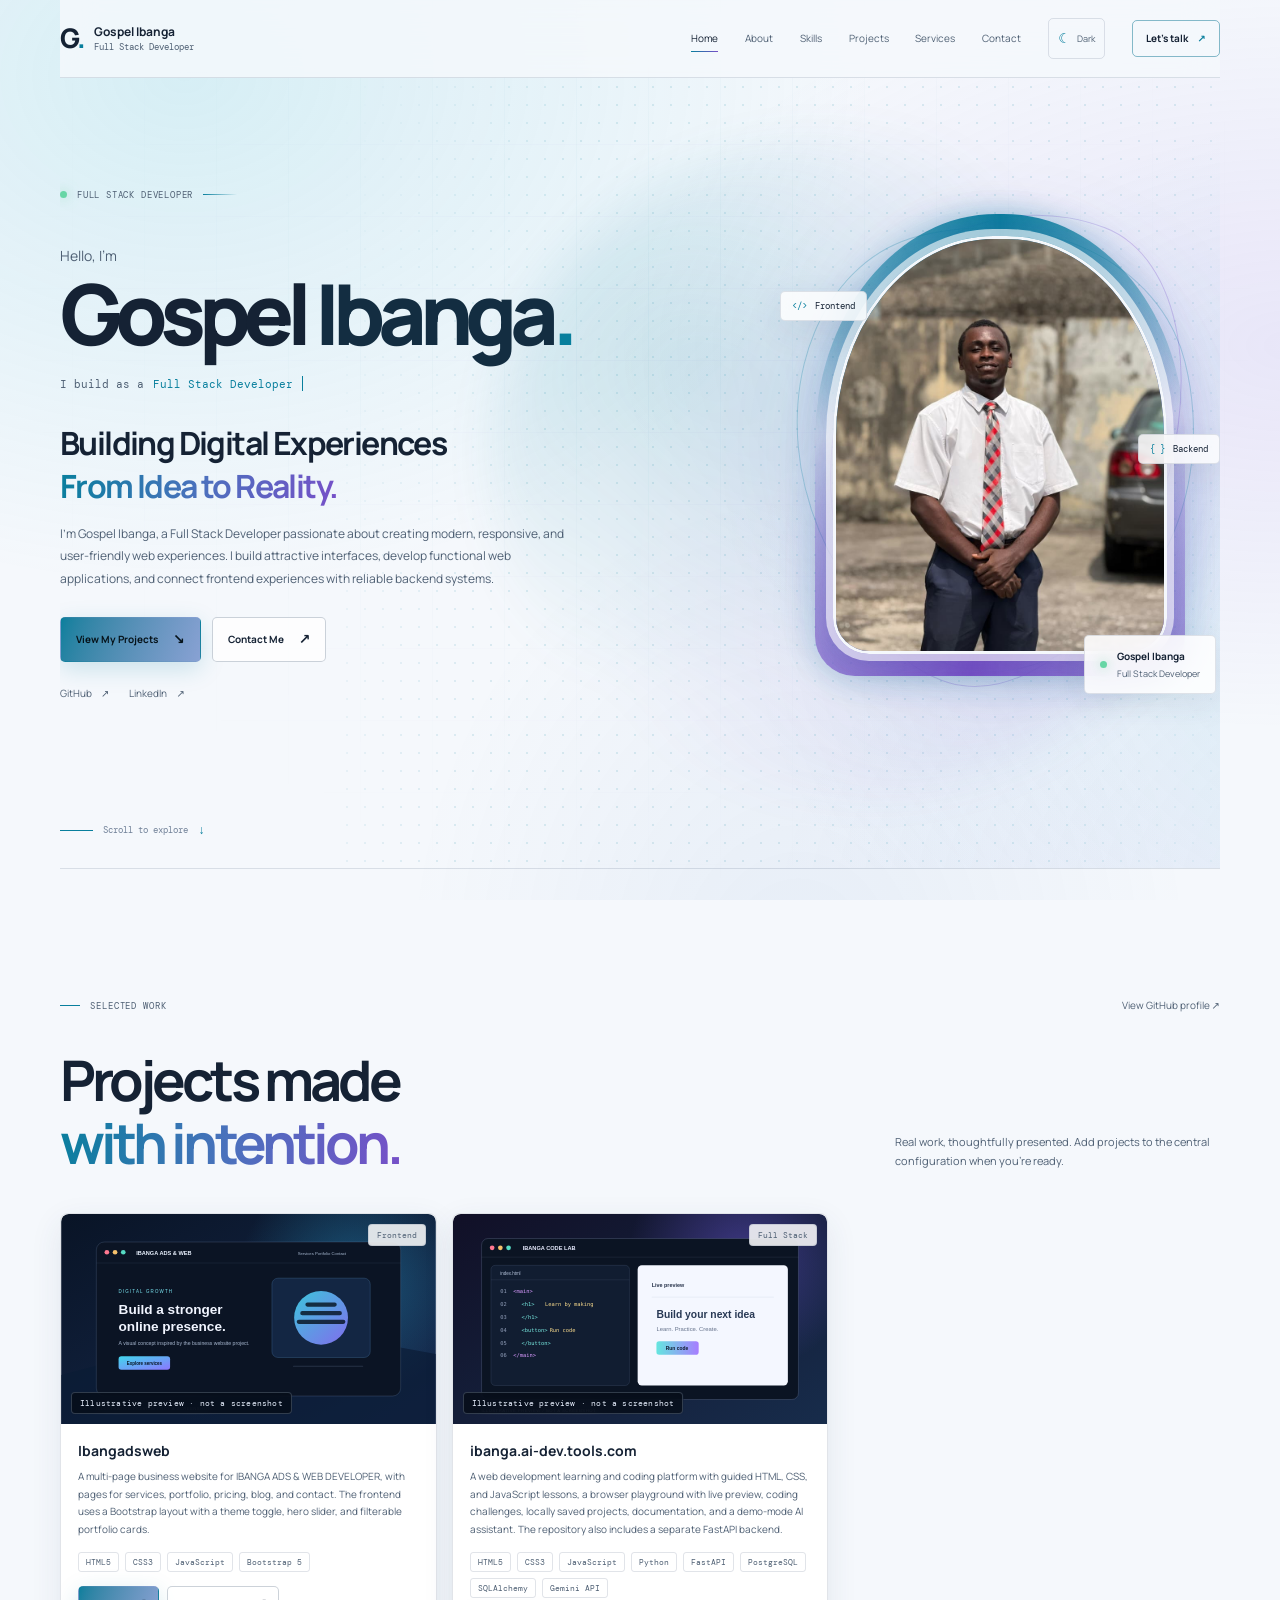
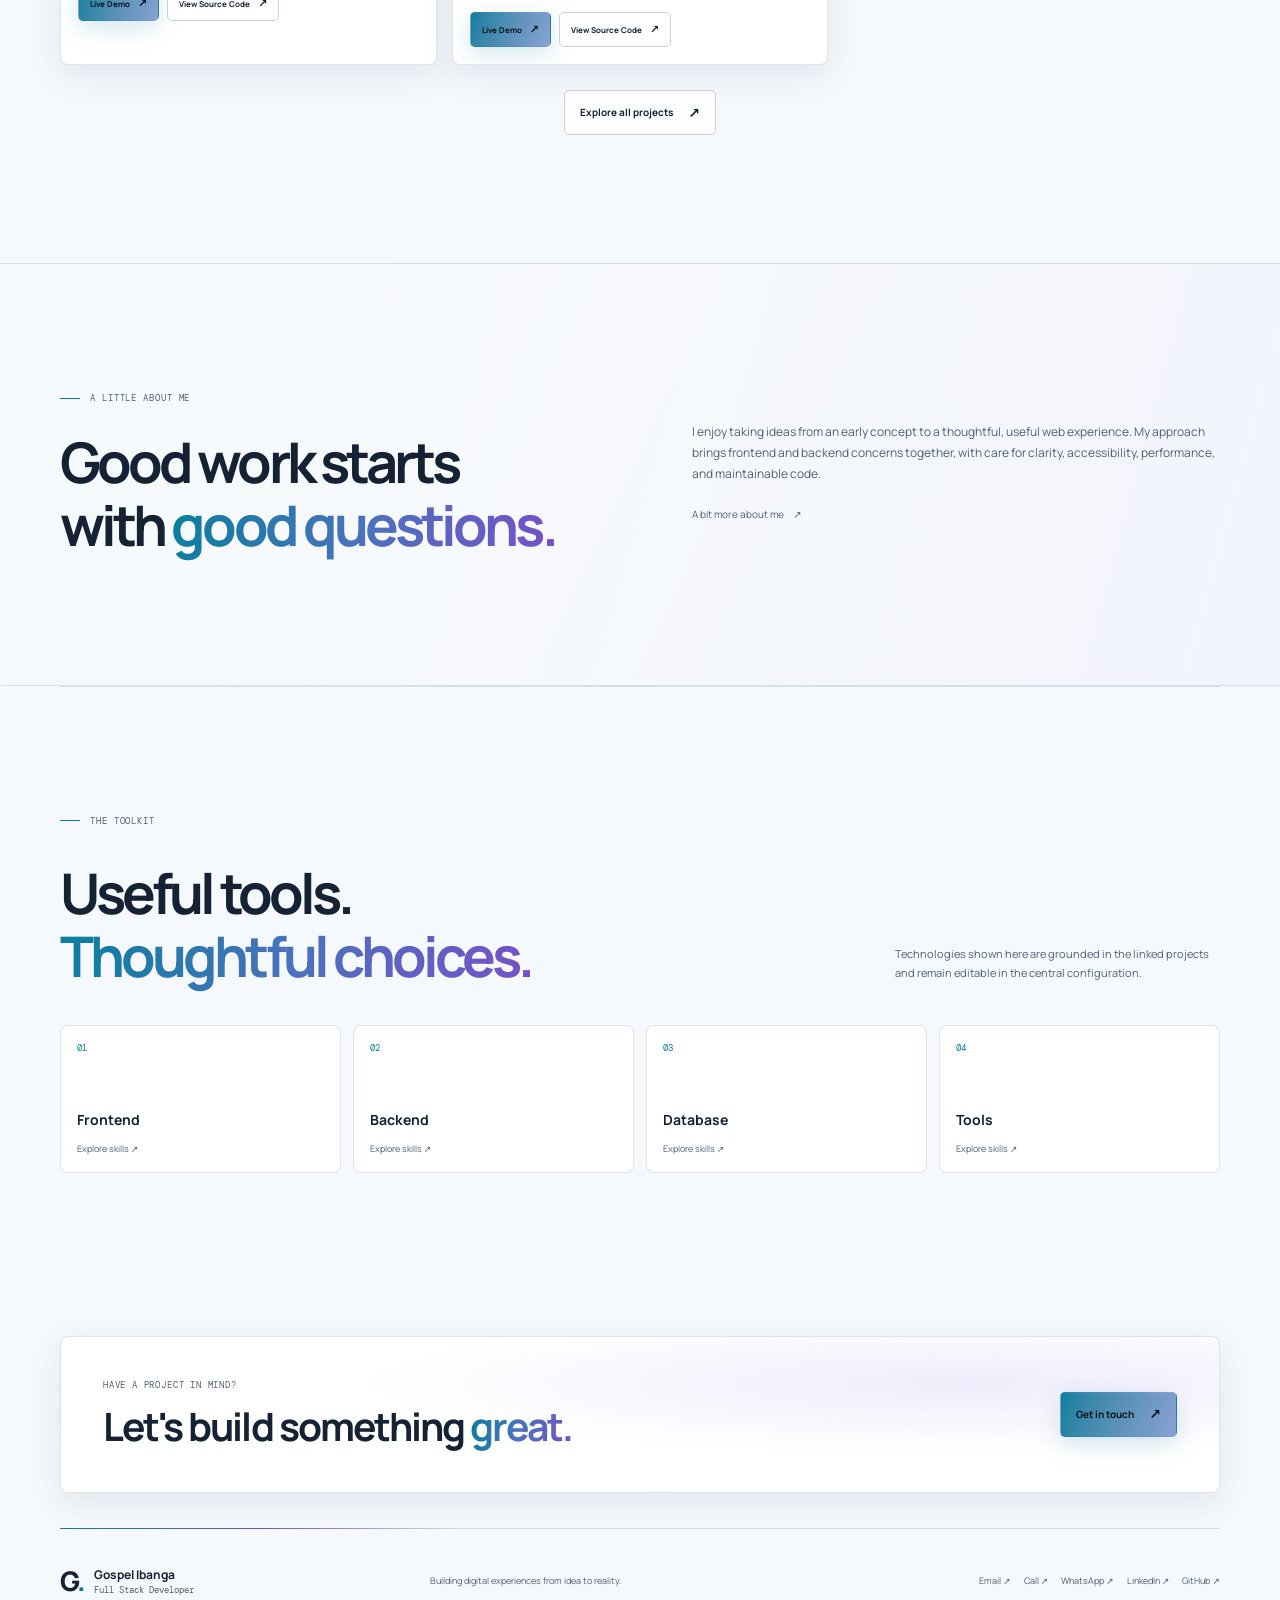
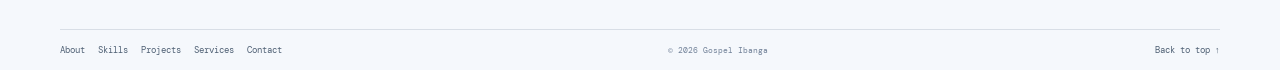
<file: index.html>
<!doctype html>
<html lang="en">
<head>
  <meta charset="utf-8">
  <meta name="viewport" content="width=device-width, initial-scale=1">
  <meta name="theme-color" content="#080b12">
  <meta name="description" content="Gospel Ibanga — Full Stack Developer building responsive, user-focused web experiences.">
  <meta property="og:title" content="Gospel Ibanga | Full Stack Developer">
  <meta property="og:description" content="Building digital experiences from idea to reality.">
  <meta property="og:type" content="website">
  <title>Gospel Ibanga | Full Stack Developer</title>
  <link rel="icon" href="site-icon.svg" type="image/svg+xml">
  <link rel="preconnect" href="https://fonts.googleapis.com">
  <link rel="preconnect" href="https://fonts.gstatic.com" crossorigin>
  <link href="https://fonts.googleapis.com/css2?family=DM+Mono:wght@400;500&family=Manrope:wght@400;500;600;700;800&display=swap" rel="stylesheet">
  <script>try{const t=localStorage.getItem('gospel-portfolio-theme')|| (matchMedia('(prefers-color-scheme: light)').matches?'light':'dark');document.documentElement.dataset.theme=t==='light'?'light':'dark'}catch{document.documentElement.dataset.theme='dark'}</script>
  <link rel="stylesheet" href="site.css">
  <script src="site-config.js" defer></script>
  <script src="app.js" defer></script>
</head>
<body>
  <a class="skip-link" href="#main">Skip to content</a>
  <header class="site-header wrap" id="site-header"></header>
  <div id="site-content"><main id="main" class="wrap loading-state">Loading portfolio…</main></div>
  <div class="wrap" id="site-footer"></div>
</body>
</html>
</file>
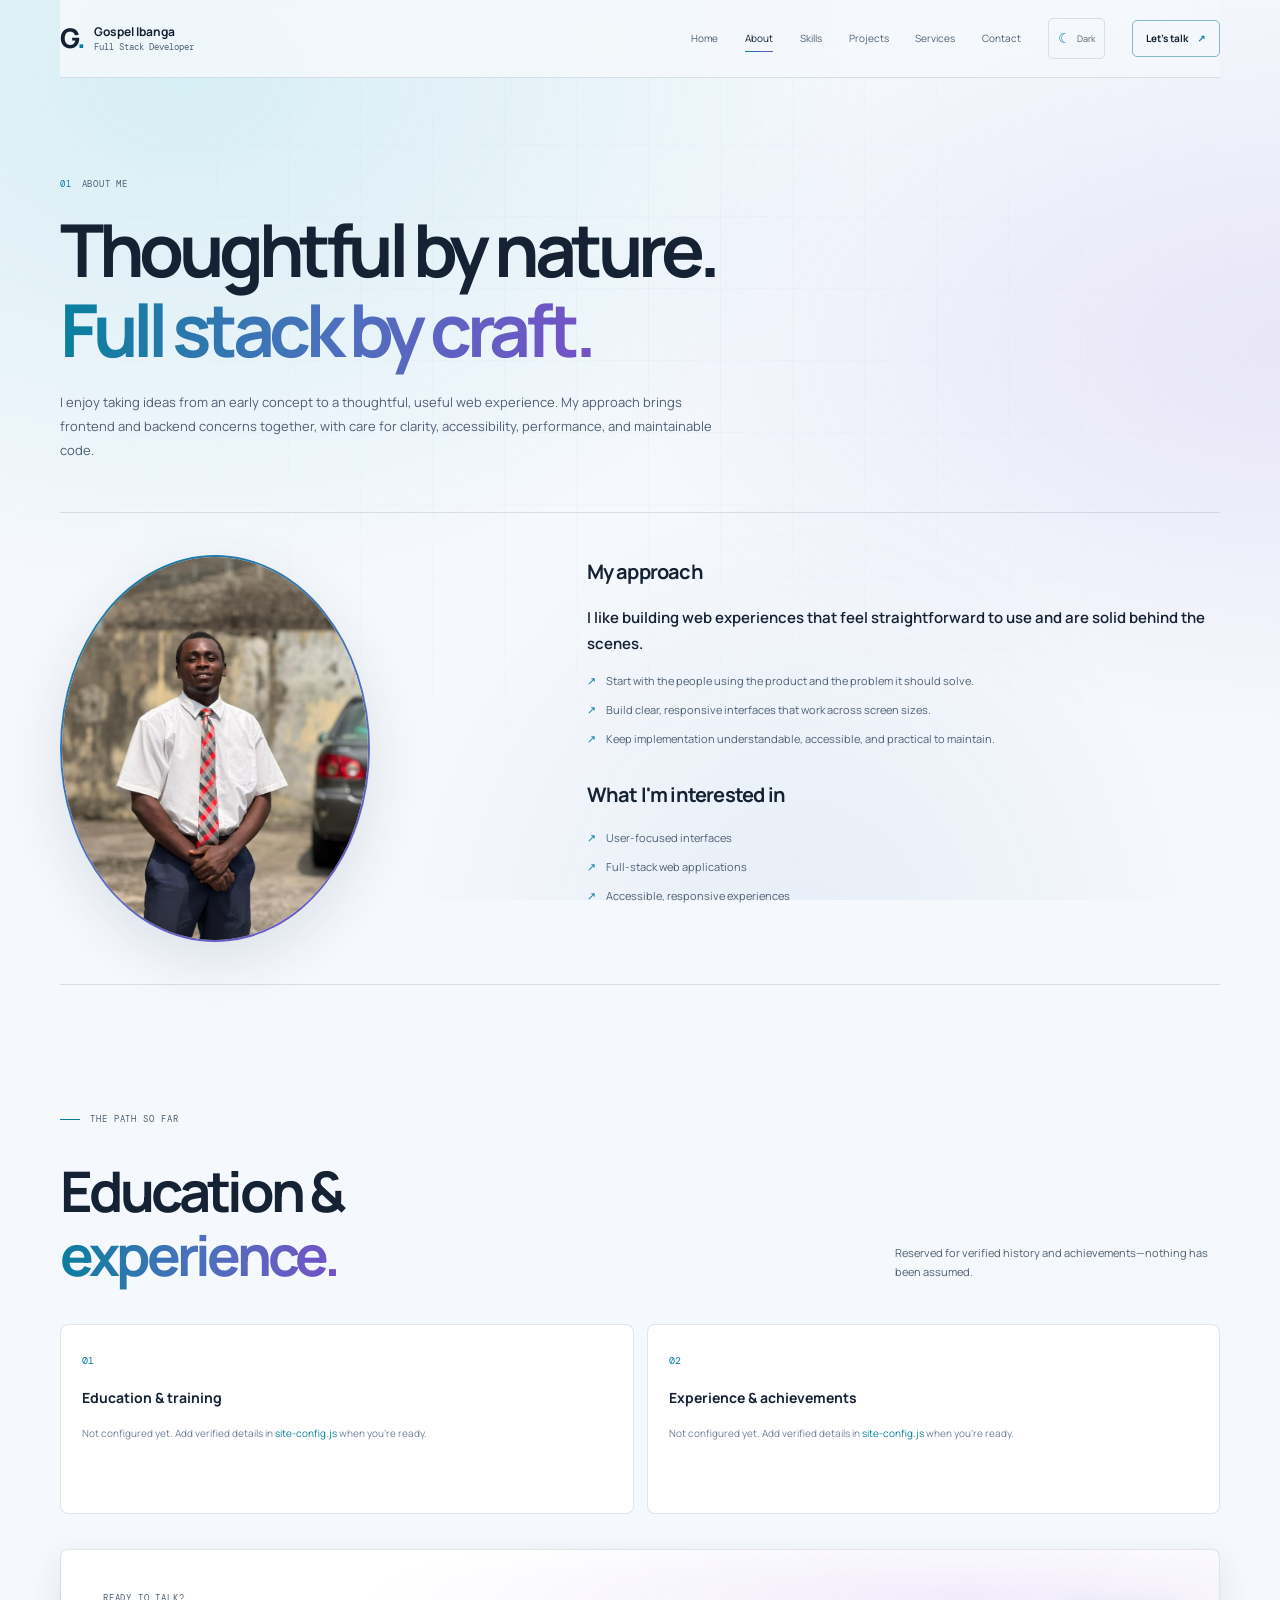
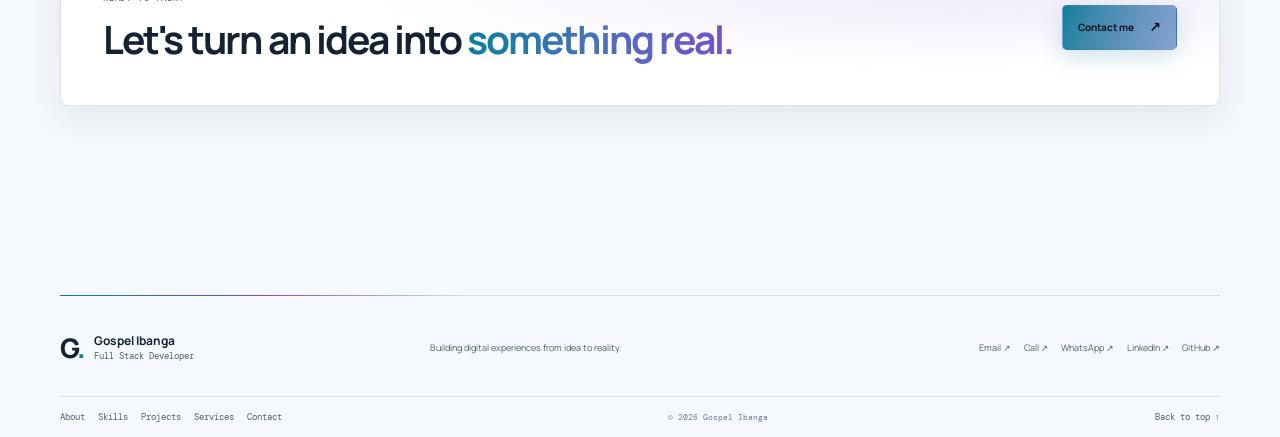
<file: about/index.html>
<!doctype html>
<html lang="en"><head><meta charset="utf-8"><meta name="viewport" content="width=device-width,initial-scale=1"><meta name="theme-color" content="#080b12"><meta name="description" content="About Gospel Ibanga and his approach to full-stack web development."><meta property="og:title" content="Gospel Ibanga | About"><meta property="og:description" content="Learn about Gospel Ibanga's approach to web development."><title>About | Gospel Ibanga</title><link rel="icon" href="../site-icon.svg" type="image/svg+xml"><link rel="preconnect" href="https://fonts.googleapis.com"><link rel="preconnect" href="https://fonts.gstatic.com" crossorigin><link href="https://fonts.googleapis.com/css2?family=DM+Mono:wght@400;500&family=Manrope:wght@400;500;600;700;800&display=swap" rel="stylesheet"><link rel="stylesheet" href="../site.css"><script>try{const t=localStorage.getItem('gospel-portfolio-theme')||(matchMedia('(prefers-color-scheme: light)').matches?'light':'dark');document.documentElement.dataset.theme=t==='light'?'light':'dark'}catch{document.documentElement.dataset.theme='dark'}</script><script src="../site-config.js" defer></script><script src="../app.js" defer></script></head><body><a class="skip-link" href="#main">Skip to content</a><header class="site-header wrap" id="site-header"></header><div id="site-content"><main id="main" class="wrap loading-state">Loading portfolio…</main></div><div class="wrap" id="site-footer"></div></body></html>
</file>
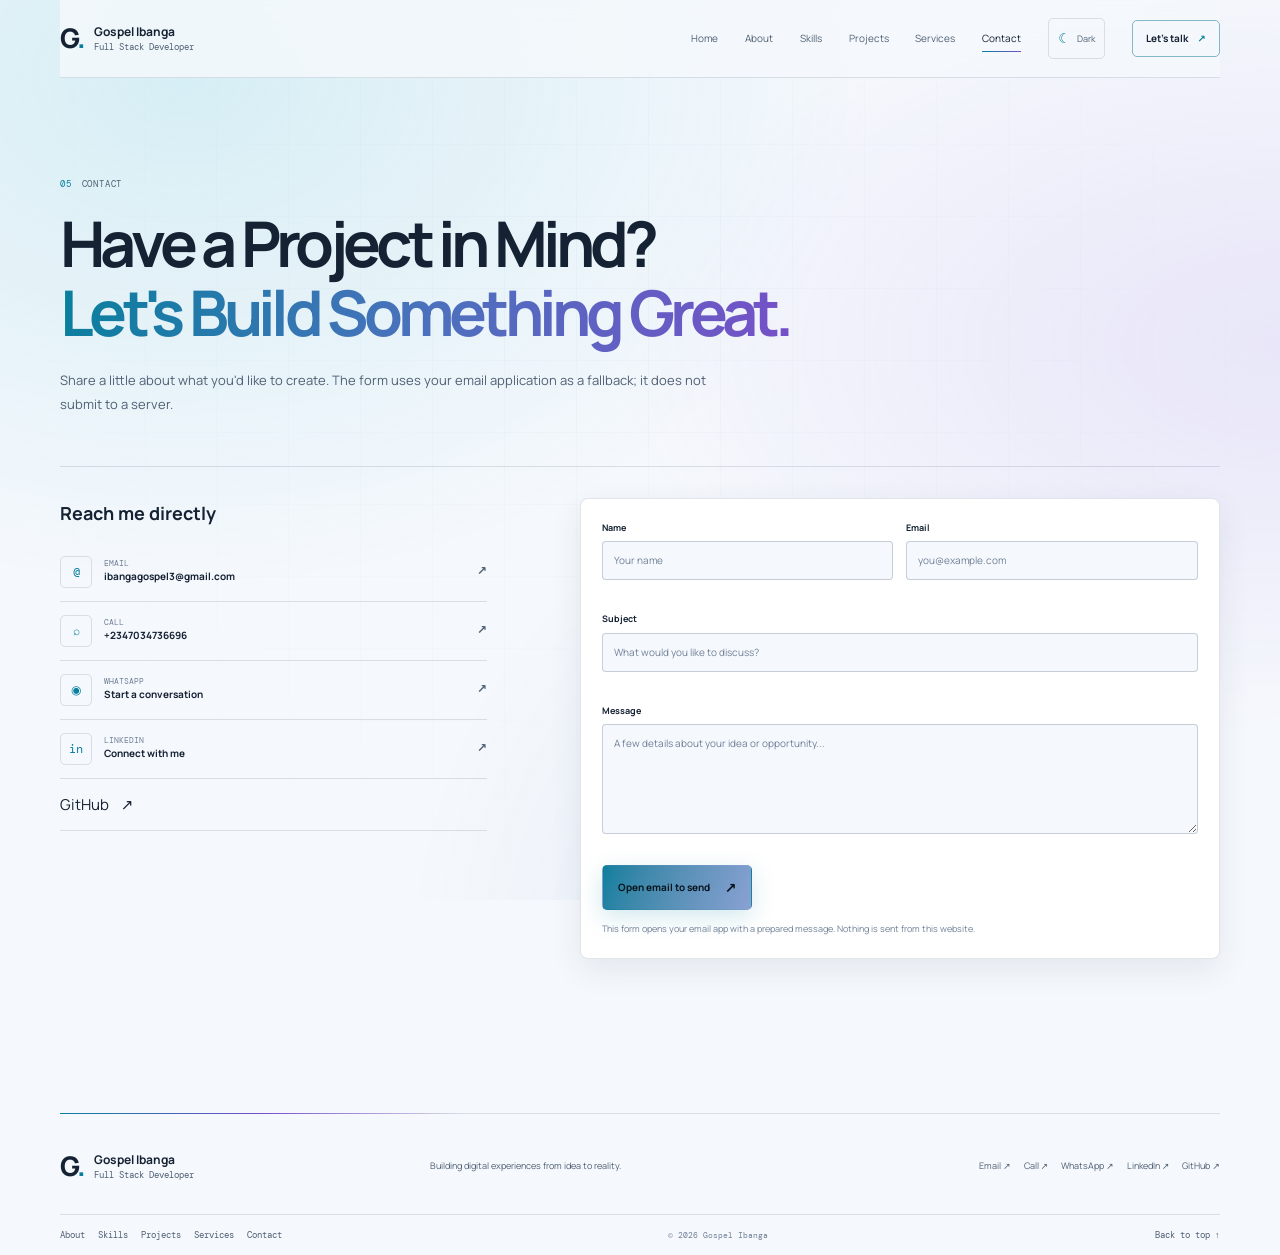
<file: contact/index.html>
<!doctype html>
<html lang="en"><head><meta charset="utf-8"><meta name="viewport" content="width=device-width,initial-scale=1"><meta name="theme-color" content="#080b12"><meta name="description" content="Contact Gospel Ibanga about a web development project or opportunity."><meta property="og:title" content="Contact | Gospel Ibanga"><meta property="og:description" content="Have a project in mind? Let's build something great."><title>Contact | Gospel Ibanga</title><link rel="icon" href="../site-icon.svg" type="image/svg+xml"><link rel="preconnect" href="https://fonts.googleapis.com"><link rel="preconnect" href="https://fonts.gstatic.com" crossorigin><link href="https://fonts.googleapis.com/css2?family=DM+Mono:wght@400;500&family=Manrope:wght@400;500;600;700;800&display=swap" rel="stylesheet"><link rel="stylesheet" href="../site.css"><script>try{const t=localStorage.getItem('gospel-portfolio-theme')||(matchMedia('(prefers-color-scheme: light)').matches?'light':'dark');document.documentElement.dataset.theme=t==='light'?'light':'dark'}catch{document.documentElement.dataset.theme='dark'}</script><script src="../site-config.js" defer></script><script src="../app.js" defer></script></head><body><a class="skip-link" href="#main">Skip to content</a><header class="site-header wrap" id="site-header"></header><div id="site-content"><main id="main" class="wrap loading-state">Loading portfolio…</main></div><div class="wrap" id="site-footer"></div></body></html>
</file>
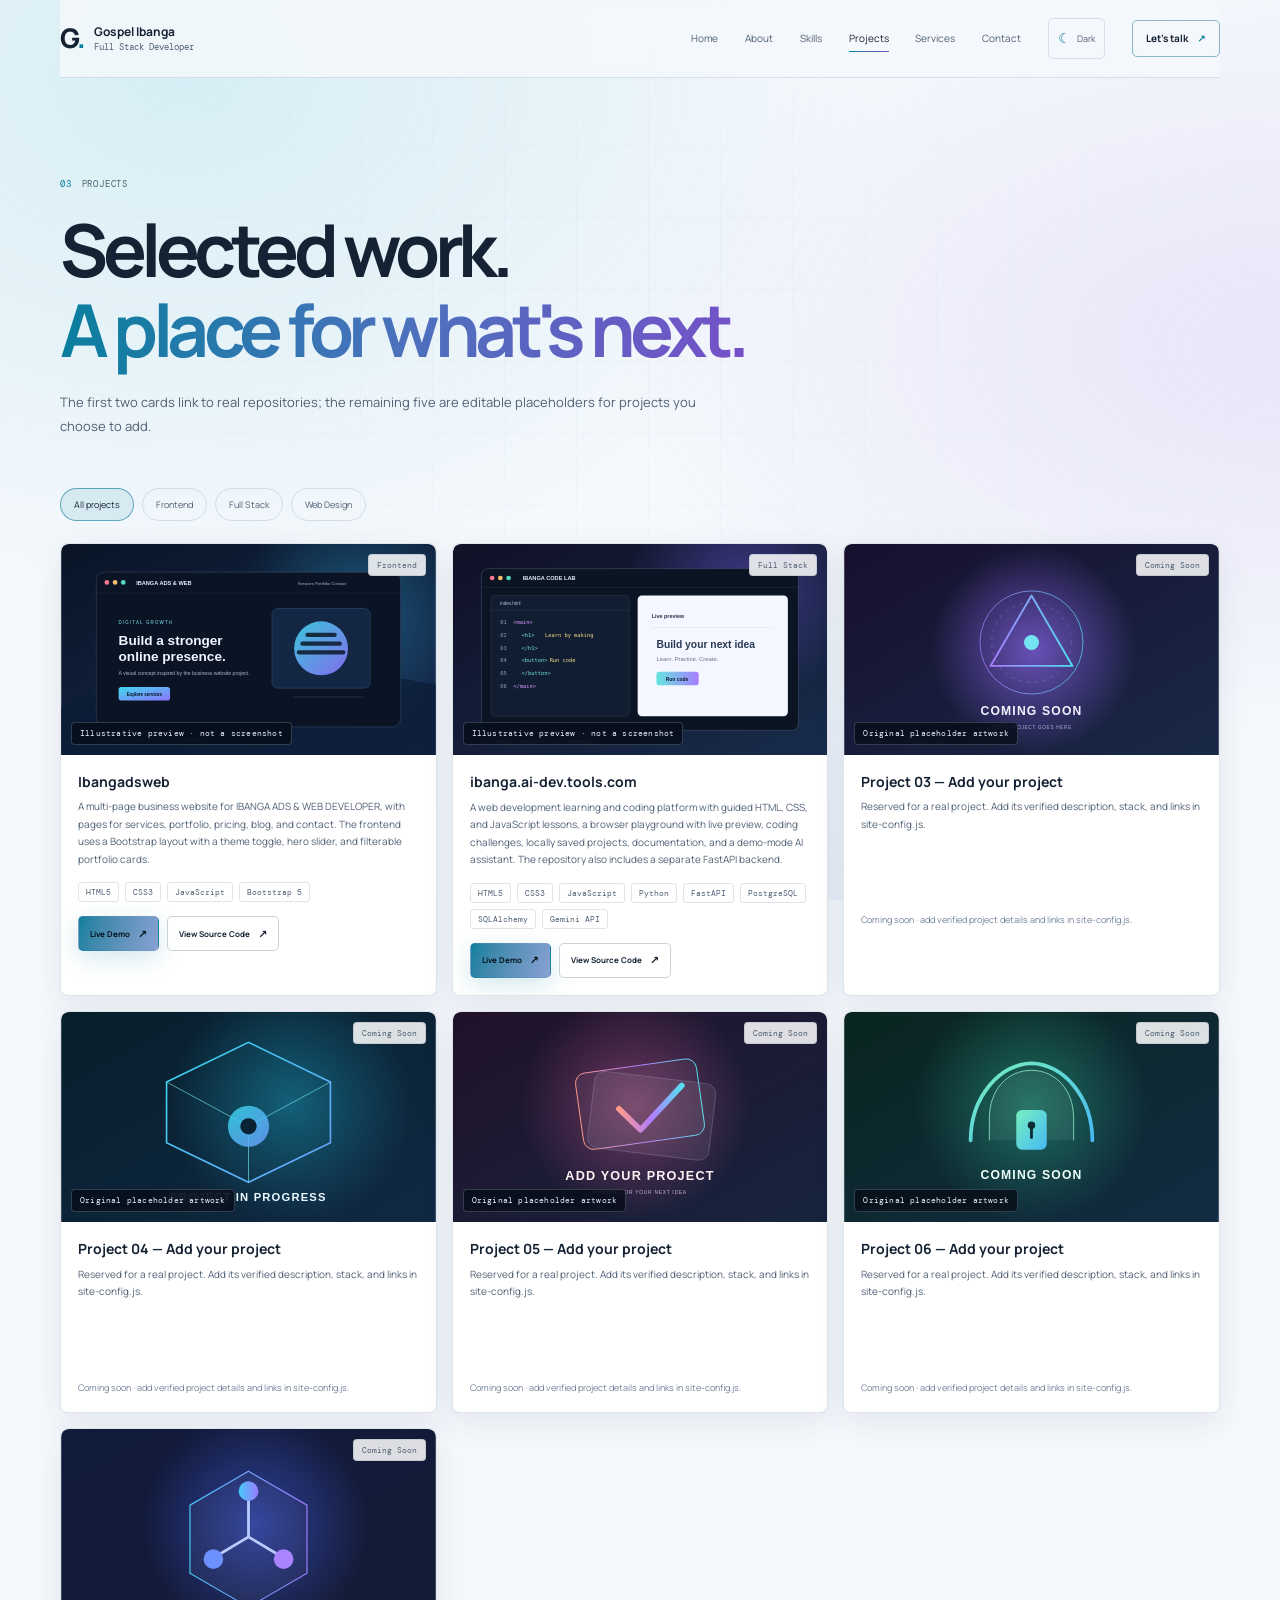
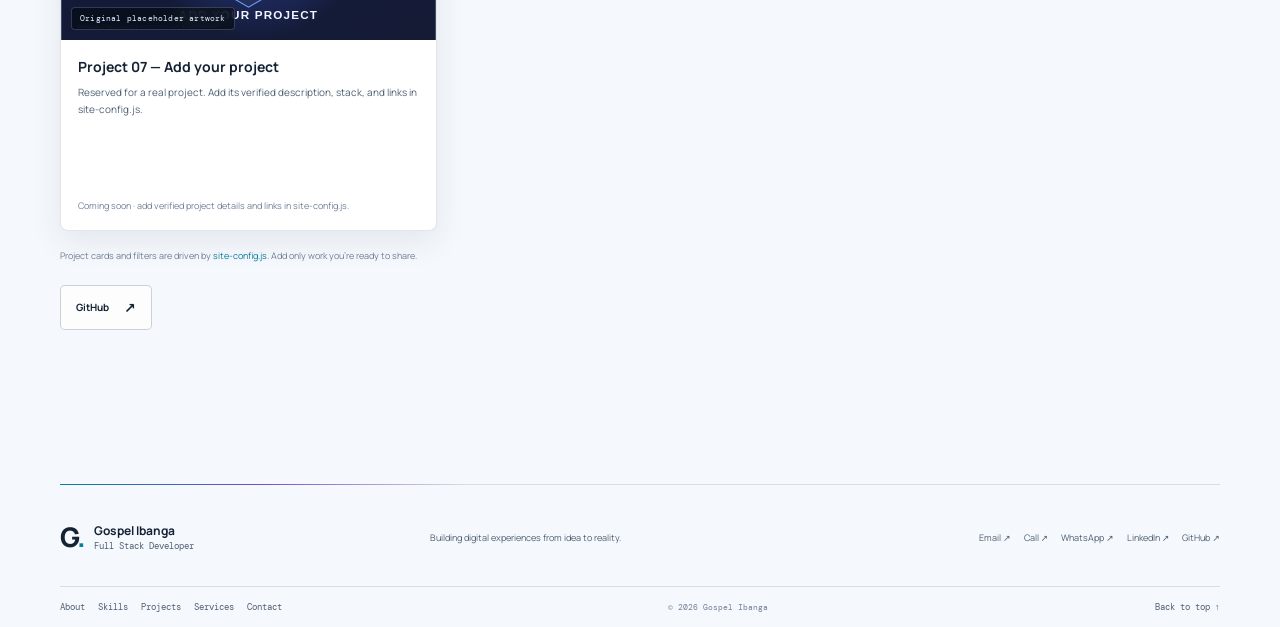
<file: projects/index.html>
<!doctype html>
<html lang="en"><head><meta charset="utf-8"><meta name="viewport" content="width=device-width,initial-scale=1"><meta name="theme-color" content="#080b12"><meta name="description" content="A configurable showcase of Gospel Ibanga's web development projects."><meta property="og:title" content="Projects | Gospel Ibanga"><meta property="og:description" content="Selected web development work by Gospel Ibanga."><title>Projects | Gospel Ibanga</title><link rel="icon" href="../site-icon.svg" type="image/svg+xml"><link rel="preconnect" href="https://fonts.googleapis.com"><link rel="preconnect" href="https://fonts.gstatic.com" crossorigin><link href="https://fonts.googleapis.com/css2?family=DM+Mono:wght@400;500&family=Manrope:wght@400;500;600;700;800&display=swap" rel="stylesheet"><link rel="stylesheet" href="../site.css"><script>try{const t=localStorage.getItem('gospel-portfolio-theme')||(matchMedia('(prefers-color-scheme: light)').matches?'light':'dark');document.documentElement.dataset.theme=t==='light'?'light':'dark'}catch{document.documentElement.dataset.theme='dark'}</script><script src="../site-config.js" defer></script><script src="../app.js" defer></script></head><body><a class="skip-link" href="#main">Skip to content</a><header class="site-header wrap" id="site-header"></header><div id="site-content"><main id="main" class="wrap loading-state">Loading portfolio…</main></div><div class="wrap" id="site-footer"></div></body></html>
</file>
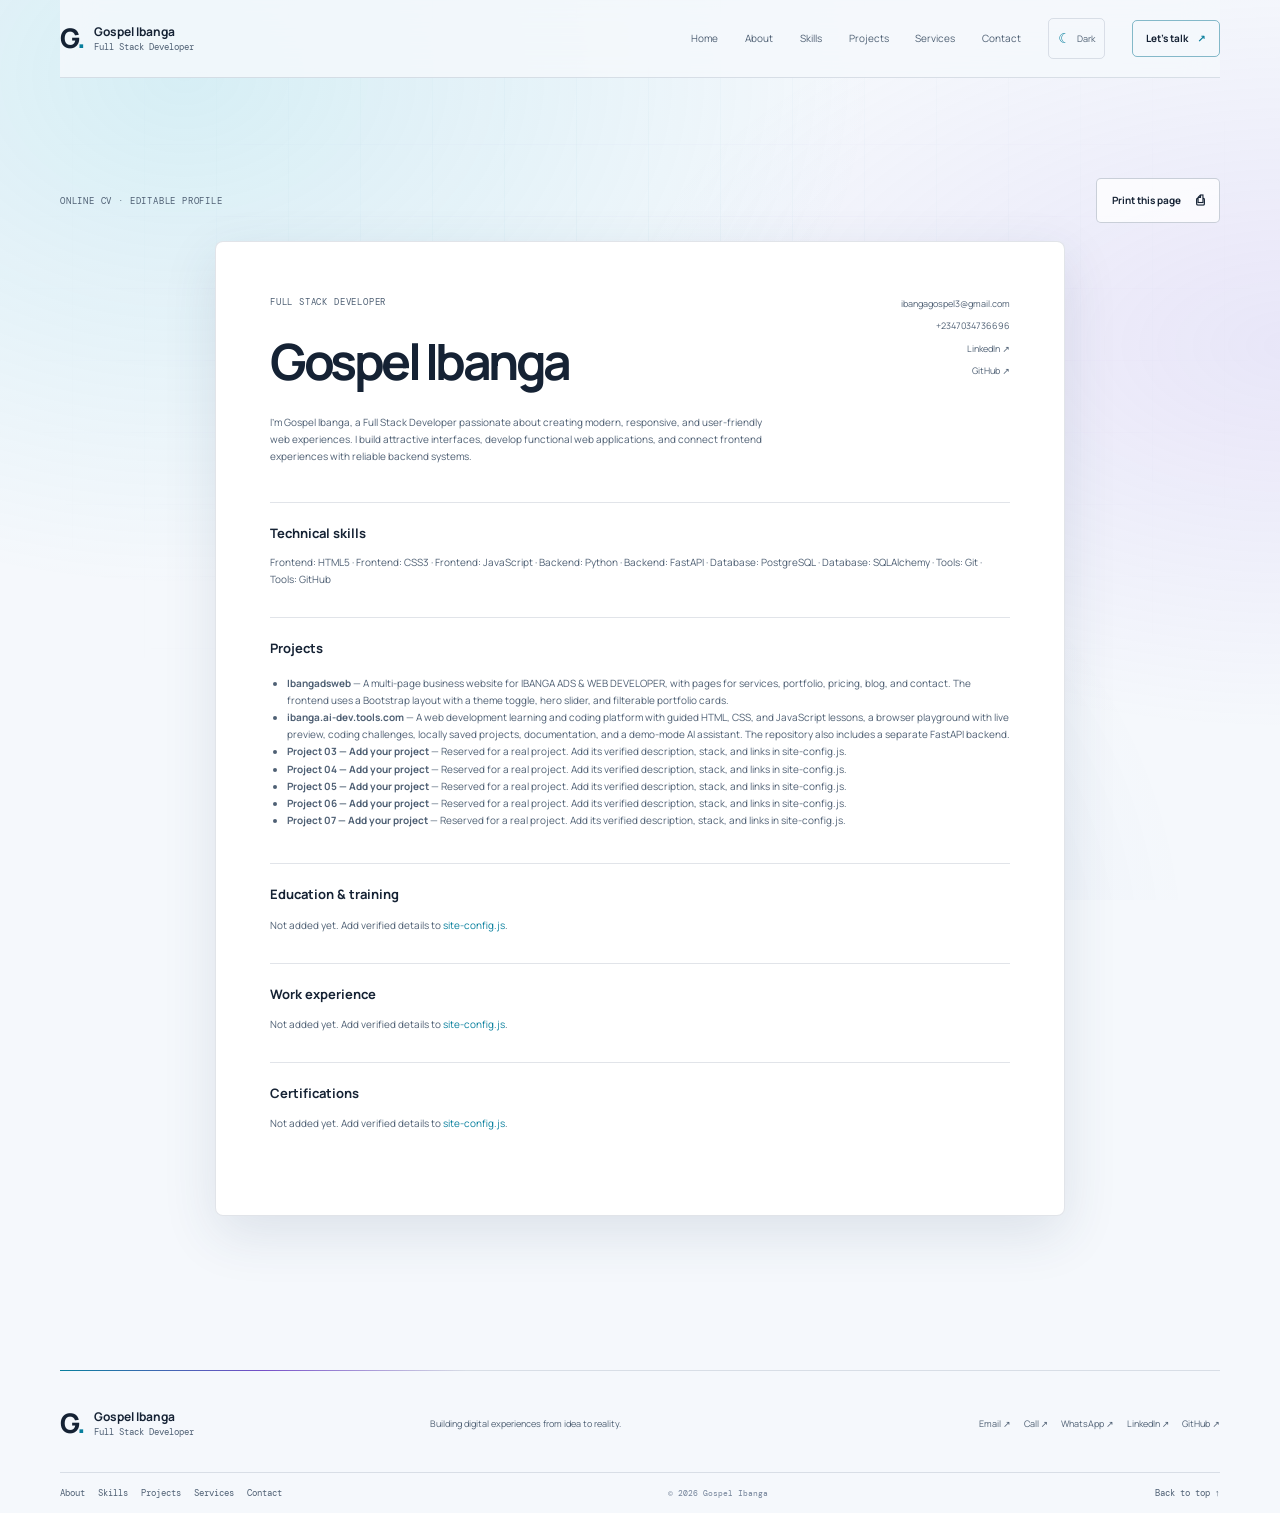
<file: resume/index.html>
<!doctype html>
<html lang="en"><head><meta charset="utf-8"><meta name="viewport" content="width=device-width,initial-scale=1"><meta name="theme-color" content="#080b12"><meta name="description" content="Online CV for Gospel Ibanga, Full Stack Developer."><meta property="og:title" content="Resume | Gospel Ibanga"><meta property="og:description" content="A configurable online CV for Gospel Ibanga."><title>Resume | Gospel Ibanga</title><link rel="icon" href="../site-icon.svg" type="image/svg+xml"><link rel="preconnect" href="https://fonts.googleapis.com"><link rel="preconnect" href="https://fonts.gstatic.com" crossorigin><link href="https://fonts.googleapis.com/css2?family=DM+Mono:wght@400;500&family=Manrope:wght@400;500;600;700;800&display=swap" rel="stylesheet"><link rel="stylesheet" href="../site.css"><script>try{const t=localStorage.getItem('gospel-portfolio-theme')||(matchMedia('(prefers-color-scheme: light)').matches?'light':'dark');document.documentElement.dataset.theme=t==='light'?'light':'dark'}catch{document.documentElement.dataset.theme='dark'}</script><script src="../site-config.js" defer></script><script src="../app.js" defer></script></head><body><a class="skip-link" href="#main">Skip to content</a><header class="site-header wrap" id="site-header"></header><div id="site-content"><main id="main" class="wrap loading-state">Loading portfolio…</main></div><div class="wrap" id="site-footer"></div></body></html>
</file>
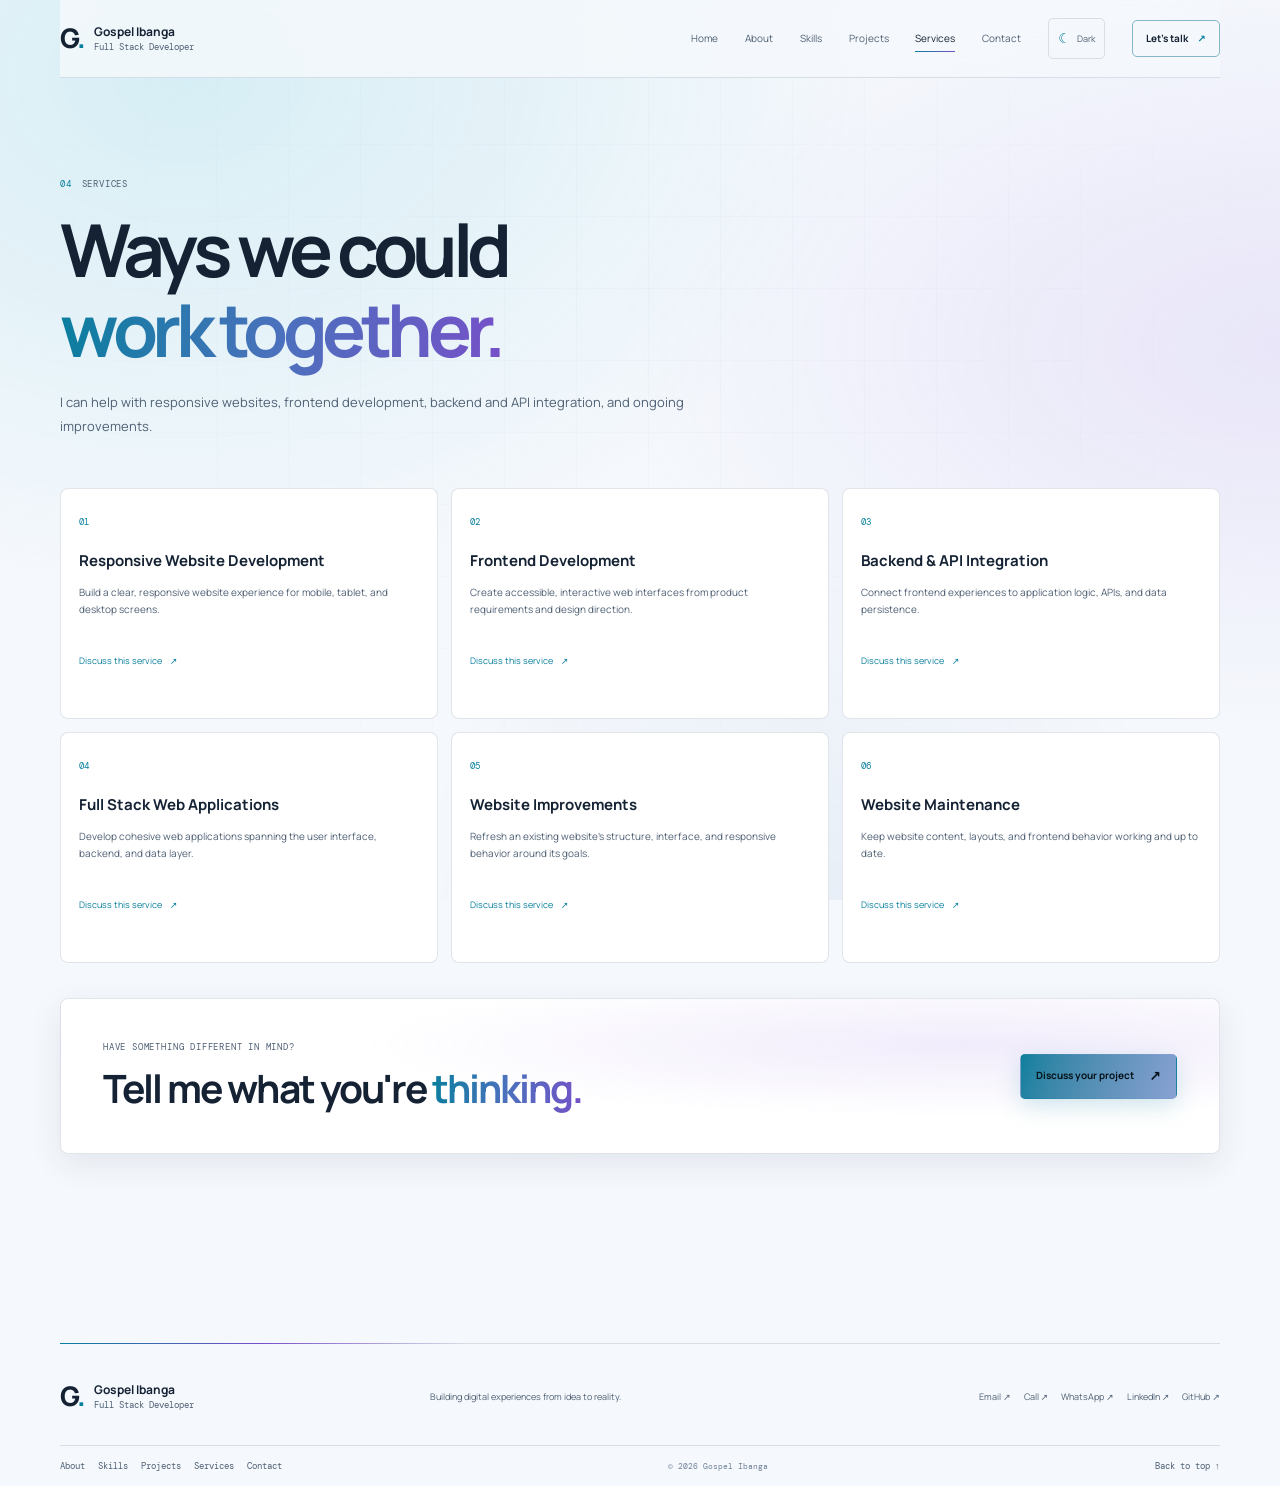
<file: services/index.html>
<!doctype html>
<html lang="en"><head><meta charset="utf-8"><meta name="viewport" content="width=device-width,initial-scale=1"><meta name="theme-color" content="#080b12"><meta name="description" content="Possible web development services from Gospel Ibanga. Service ideas are editable and require confirmation."><meta property="og:title" content="Services | Gospel Ibanga"><meta property="og:description" content="Discuss a possible website or web application project."><title>Services | Gospel Ibanga</title><link rel="icon" href="../site-icon.svg" type="image/svg+xml"><link rel="preconnect" href="https://fonts.googleapis.com"><link rel="preconnect" href="https://fonts.gstatic.com" crossorigin><link href="https://fonts.googleapis.com/css2?family=DM+Mono:wght@400;500&family=Manrope:wght@400;500;600;700;800&display=swap" rel="stylesheet"><link rel="stylesheet" href="../site.css"><script>try{const t=localStorage.getItem('gospel-portfolio-theme')||(matchMedia('(prefers-color-scheme: light)').matches?'light':'dark');document.documentElement.dataset.theme=t==='light'?'light':'dark'}catch{document.documentElement.dataset.theme='dark'}</script><script src="../site-config.js" defer></script><script src="../app.js" defer></script></head><body><a class="skip-link" href="#main">Skip to content</a><header class="site-header wrap" id="site-header"></header><div id="site-content"><main id="main" class="wrap loading-state">Loading portfolio…</main></div><div class="wrap" id="site-footer"></div></body></html>
</file>
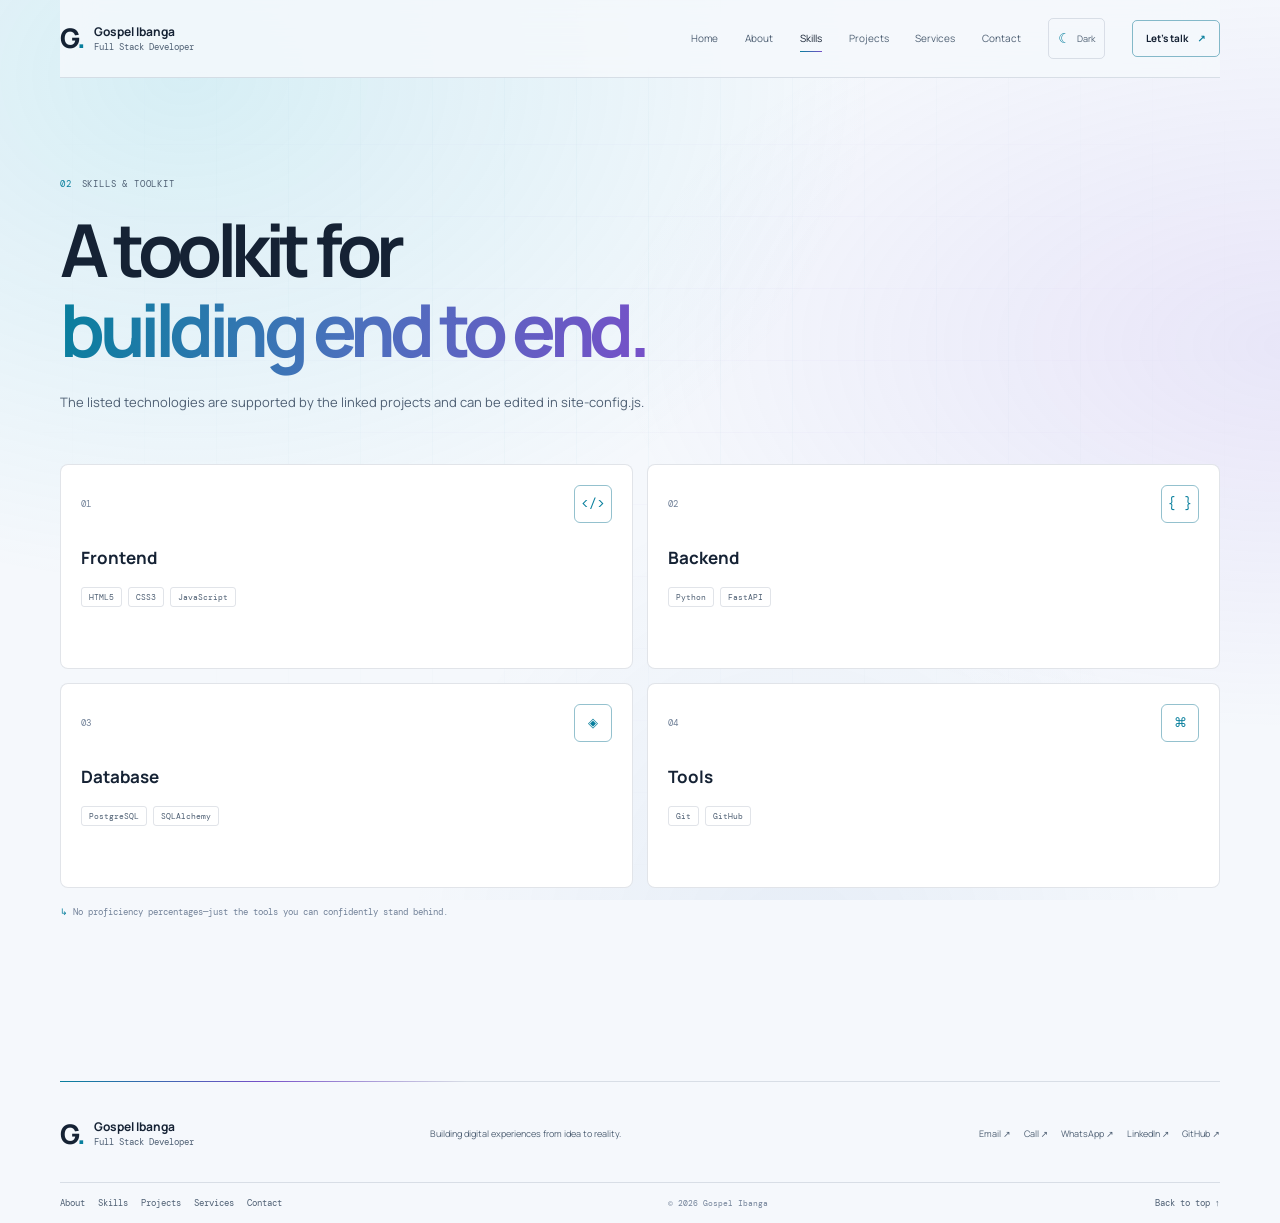
<file: skills/index.html>
<!doctype html>
<html lang="en"><head><meta charset="utf-8"><meta name="viewport" content="width=device-width,initial-scale=1"><meta name="theme-color" content="#080b12"><meta name="description" content="Explore Gospel Ibanga's full-stack developer skills and toolkit."><meta property="og:title" content="Skills | Gospel Ibanga"><meta property="og:description" content="Gospel Ibanga's full-stack development toolkit."><title>Skills | Gospel Ibanga</title><link rel="icon" href="../site-icon.svg" type="image/svg+xml"><link rel="preconnect" href="https://fonts.googleapis.com"><link rel="preconnect" href="https://fonts.gstatic.com" crossorigin><link href="https://fonts.googleapis.com/css2?family=DM+Mono:wght@400;500&family=Manrope:wght@400;500;600;700;800&display=swap" rel="stylesheet"><link rel="stylesheet" href="../site.css"><script>try{const t=localStorage.getItem('gospel-portfolio-theme')||(matchMedia('(prefers-color-scheme: light)').matches?'light':'dark');document.documentElement.dataset.theme=t==='light'?'light':'dark'}catch{document.documentElement.dataset.theme='dark'}</script><script src="../site-config.js" defer></script><script src="../app.js" defer></script></head><body><a class="skip-link" href="#main">Skip to content</a><header class="site-header wrap" id="site-header"></header><div id="site-content"><main id="main" class="wrap loading-state">Loading portfolio…</main></div><div class="wrap" id="site-footer"></div></body></html>
</file>
<file: site.css>
:root{color-scheme:dark;--bg:#080b12;--bg-soft:#0c111b;--surface:#101722;--surface-raised:#141e2b;--text:#f3f6fb;--muted:#a0acba;--subtle:#788596;--line:rgba(174,195,222,.14);--line-strong:rgba(174,195,222,.24);--cyan:#68e4ff;--blue:#8bb7ff;--violet:#b18bff;--accent:var(--cyan);--shadow:0 18px 54px rgba(0,0,0,.28);--shadow-soft:0 10px 32px rgba(0,0,0,.18);--radius:8px;--space:clamp(76px,10vw,132px);--wrap:1160px;--font:'Manrope',system-ui,sans-serif;--mono:'DM Mono',monospace;--mesh-a:rgba(24,143,173,.16);--mesh-b:rgba(125,75,204,.15)}
:root[data-theme="light"]{color-scheme:light;--bg:#f5f8fc;--bg-soft:#ecf2f8;--surface:#fff;--surface-raised:#f8fbff;--text:#152234;--muted:#4f6074;--subtle:#718198;--line:rgba(42,67,99,.14);--line-strong:rgba(42,67,99,.24);--cyan:#087f9d;--blue:#4b71bd;--violet:#7650c8;--accent:#087f9d;--shadow:0 18px 54px rgba(40,65,97,.12);--shadow-soft:0 10px 32px rgba(40,65,97,.09);--mesh-a:rgba(65,191,213,.17);--mesh-b:rgba(160,127,230,.15)}
*{box-sizing:border-box}html{scroll-behavior:smooth;scroll-padding-top:100px}body{margin:0;background:var(--bg);color:var(--text);font:15px/1.72 var(--font);-webkit-font-smoothing:antialiased;transition:background-color .35s,color .35s}body::before{content:"";position:fixed;inset:0;z-index:-2;pointer-events:none;background:radial-gradient(ellipse at 12% 7%,var(--mesh-a),transparent 36%),radial-gradient(ellipse at 84% 32%,var(--mesh-b),transparent 37%),radial-gradient(ellipse at 52% 90%,rgba(39,100,180,.07),transparent 35%);background-size:120% 120%;animation:mesh-drift 30s ease-in-out infinite alternate}a{color:inherit;text-decoration:none}button,input,textarea{font:inherit}button{color:inherit}.wrap{width:min(var(--wrap),calc(100% - 56px));margin-inline:auto}.skip-link{position:fixed;z-index:100;top:10px;left:10px;padding:9px 14px;border-radius:5px;background:var(--cyan);color:#05121a;transform:translateY(-150%)}.skip-link:focus{transform:translateY(0)}.site-header{position:sticky;top:0;z-index:20;min-height:78px;display:flex;align-items:center;justify-content:space-between;border-bottom:1px solid var(--line);background:color-mix(in srgb,var(--bg) 84%,transparent);backdrop-filter:blur(16px)}.brand{display:inline-flex;align-items:center;gap:11px;flex:none}.brand-symbol{font-size:27px;font-weight:800;letter-spacing:-.09em}.brand-symbol span{color:var(--cyan)}.brand-copy strong,.brand-copy small{display:block}.brand-copy strong{font-size:12px;line-height:1.4}.brand-copy small{font:9px var(--mono);color:var(--muted)}.nav{display:flex;align-items:center;gap:clamp(13px,2.1vw,28px)}.nav>a:not(.nav-cta){position:relative;padding:9px 0;color:var(--muted);font-size:10px;transition:color .2s}.nav>a:not(.nav-cta)::after{content:"";position:absolute;left:0;right:100%;bottom:4px;height:1px;background:linear-gradient(90deg,var(--cyan),var(--violet));transition:right .25s}.nav>a:not(.nav-cta):hover,.nav>a[aria-current=page]{color:var(--text)}.nav>a:not(.nav-cta):hover::after,.nav>a[aria-current=page]::after{right:0}.nav-cta{padding:9px 13px;border:1px solid color-mix(in srgb,var(--cyan) 40%,var(--line));border-radius:5px;font-size:10px;font-weight:700;transition:background .2s,border .2s}.nav-cta:hover{background:color-mix(in srgb,var(--cyan) 10%,transparent);border-color:var(--cyan)}.nav-cta span{color:var(--cyan);margin-left:8px}.theme-toggle{display:flex;align-items:center;gap:6px;padding:7px 9px;border:1px solid var(--line);border-radius:5px;background:transparent;cursor:pointer;color:var(--muted);font-size:9px;transition:border-color .2s,color .2s}.theme-toggle:hover{border-color:var(--cyan);color:var(--text)}.theme-icon{color:var(--cyan);font-size:14px}.menu-toggle{display:none}.hero{position:relative;isolation:isolate;min-height:min(790px,calc(100svh - 78px));display:grid;grid-template-columns:1.06fr .94fr;align-items:center;gap:30px;padding-top:56px;padding-bottom:112px}.hero-mesh{position:absolute;inset:-10px -13vw 0 12%;z-index:-2;pointer-events:none;background:radial-gradient(ellipse at 65% 38%,var(--mesh-a),transparent 43%),radial-gradient(ellipse at 73% 60%,var(--mesh-b),transparent 45%);background-size:180% 180%;animation:mesh-drift 18s ease-in-out infinite alternate}.hero-dots{position:absolute;inset:0 -8vw 0 24%;z-index:-1;pointer-events:none;opacity:.29;background-image:radial-gradient(color-mix(in srgb,var(--cyan) 42%,transparent) .7px,transparent .8px);background-size:18px 18px;mask-image:linear-gradient(100deg,transparent,black 22%,black 75%,transparent);animation:dots-breathe 7s ease-in-out infinite alternate}.hero-copy{position:relative;z-index:2;animation:blur-in .8s both}.eyebrow{display:flex;align-items:center;gap:10px;color:var(--muted);font:9px var(--mono);letter-spacing:.09em;text-transform:uppercase}.availability-dot{width:7px;height:7px;flex:none;border-radius:50%;background:#67d6a5;box-shadow:0 0 12px #67d69999}.eyebrow-index{color:var(--cyan)}.eyebrow-rule{width:34px;height:1px;background:linear-gradient(90deg,var(--cyan),transparent)}.hero-greeting{margin:43px 0 0;color:var(--muted);font-size:14px}.hero h1{margin:1px 0 14px;font-size:clamp(54px,7vw,84px);line-height:1.05;letter-spacing:-.085em;font-weight:800}.hero h1>span{color:color-mix(in srgb,var(--text) 88%,var(--cyan))}.title-period{color:var(--cyan)}.role-row{display:flex;align-items:center;gap:9px;min-height:25px;font:11px var(--mono);color:var(--muted)}.typed-role{color:var(--cyan)}.typing-caret{height:15px;width:1px;background:var(--cyan);animation:caret 850ms step-end infinite}.hero h2{margin:26px 0 14px;font-size:clamp(22px,3vw,32px);line-height:1.35;letter-spacing:-.05em}.gradient-text{color:var(--cyan);background:linear-gradient(100deg,var(--cyan),var(--blue) 50%,var(--violet));-webkit-background-clip:text;background-clip:text;-webkit-text-fill-color:transparent}.hero-description{max-width:520px;margin:0;color:var(--muted);font-size:12px;line-height:1.9}.hero-actions,.cta-actions{display:flex;align-items:center;gap:11px;flex-wrap:wrap;margin-top:26px}.button{min-height:45px;display:inline-flex;align-items:center;justify-content:center;gap:15px;padding:0 15px;border:1px solid transparent;border-radius:5px;font-size:10px;font-weight:700;cursor:pointer;transition:transform .2s,box-shadow .2s,border-color .2s,background .2s}.button:hover{transform:translate(var(--mag-x,0),calc(var(--mag-y,0) - 3px))}.button-primary{color:#06131a;background:linear-gradient(110deg,var(--cyan),color-mix(in srgb,var(--blue) 66%,white));box-shadow:0 7px 25px color-mix(in srgb,var(--cyan) 18%,transparent)}.button-primary:hover{box-shadow:0 9px 32px color-mix(in srgb,var(--cyan) 30%,transparent)}.button-secondary{border-color:var(--line-strong);background:color-mix(in srgb,var(--surface) 75%,transparent);color:var(--text)}.button-secondary:hover{border-color:color-mix(in srgb,var(--cyan) 55%,var(--line))}.button span{font-size:14px}.hero-subactions{display:flex;gap:20px;min-height:33px;margin-top:15px}.text-button,.inline-link{display:inline-flex;align-items:center;gap:9px;color:var(--muted);font-size:10px;transition:color .2s}.text-button:hover,.inline-link:hover{color:var(--cyan)}.hero-portrait{position:relative;isolation:isolate;width:min(100%,440px);height:530px;justify-self:end;display:grid;place-items:center}.portrait-glow{position:absolute;z-index:-2;width:73%;aspect-ratio:1;border-radius:50%;background:linear-gradient(135deg,var(--cyan),var(--violet));filter:blur(68px);opacity:.22}.portrait-shape{position:absolute;z-index:-1;border:1px solid color-mix(in srgb,var(--cyan) 26%,transparent)}.shape-a{width:91%;height:84%;border-radius:43% 57% 58% 42%/49% 42% 58% 51%;transform:rotate(-14deg);animation:shape-rotate 28s linear infinite}.shape-b{width:78%;height:91%;border-color:color-mix(in srgb,var(--violet) 27%,transparent);border-radius:56% 44% 41% 59%/40% 53% 47% 60%;transform:rotate(21deg);animation:shape-rotate 34s linear infinite reverse}.portrait-ring{position:absolute;width:76%;height:92%;border-radius:48% 48% 7px 7px;padding:2px;background:conic-gradient(from 0deg,var(--cyan),transparent 22%,var(--violet) 52%,transparent 76%,var(--cyan));animation:ring-spin 10s linear infinite;filter:drop-shadow(0 0 13px color-mix(in srgb,var(--cyan) 36%,transparent))}.portrait-image{position:relative;width:74%;height:90%;overflow:hidden;border-radius:48% 48% 6px 6px;border:3px solid var(--bg);background:linear-gradient(145deg,var(--cyan),var(--violet));box-shadow:var(--shadow)}.portrait-image img{width:100%;height:100%;display:block;object-fit:cover;object-position:50% 27%;filter:saturate(.9)}.float-label{position:absolute;z-index:2;display:flex;align-items:center;gap:8px;padding:8px 11px;border:1px solid var(--line);border-radius:5px;background:color-mix(in srgb,var(--surface) 83%,transparent);backdrop-filter:blur(12px);box-shadow:var(--shadow-soft);font:9px var(--mono);animation:float-soft 5.5s ease-in-out infinite}.float-label i{font-style:normal;color:var(--cyan)}.label-ui{top:21%;left:0}.label-api{top:48%;right:0;animation-delay:-2s}.portrait-caption{position:absolute;right:1%;bottom:3%;z-index:2;display:flex;align-items:center;gap:10px;padding:12px 15px;border:1px solid var(--line);border-radius:5px;background:color-mix(in srgb,var(--surface) 88%,transparent);backdrop-filter:blur(14px);box-shadow:var(--shadow-soft)}.portrait-caption strong,.portrait-caption small{display:block}.portrait-caption strong{font-size:10px}.portrait-caption small{color:var(--muted);font-size:9px}.scroll-cue{position:absolute;bottom:30px;left:0;display:flex;align-items:center;gap:10px;color:var(--subtle);font:9px var(--mono)}.scroll-cue>span{width:33px;height:1px;background:var(--cyan)}.scroll-cue b{color:var(--cyan);font-size:12px;font-weight:400}.section{border-top:1px solid var(--line)}.section-space{padding-top:var(--space);padding-bottom:var(--space)}.section-top{display:flex;align-items:center;justify-content:space-between;gap:20px}.section-kicker{display:flex;align-items:center;gap:10px;margin:0;color:var(--muted);font:9px var(--mono);letter-spacing:.1em;text-transform:uppercase}.section-kicker::before{content:"";width:20px;height:1px;background:var(--cyan)}.section-title-row{display:flex;align-items:end;justify-content:space-between;gap:35px;margin:34px 0 38px}.section-title-row h2,.home-about h2{margin:0;font-size:clamp(35px,5vw,56px);line-height:1.13;letter-spacing:-.07em}.section-title-row>p{max-width:325px;margin:0 0 4px;color:var(--muted);font-size:11px}.project-grid{display:grid;grid-template-columns:repeat(3,minmax(0,1fr));gap:15px}.project-card{overflow:hidden;border:1px solid var(--line);border-radius:var(--radius);background:var(--surface);box-shadow:var(--shadow-soft);transition:transform .3s,border-color .3s,box-shadow .3s;transition-delay:calc(var(--card-index,0)*55ms)}.project-card:hover{transform:translateY(-6px);border-color:color-mix(in srgb,var(--cyan) 42%,var(--line));box-shadow:var(--shadow)}.project-media{height:206px;position:relative;overflow:hidden;background:var(--bg-soft)}.project-media>img{width:100%;height:100%;display:block;object-fit:cover;transition:transform .55s}.project-card:hover .project-media>img{transform:scale(1.045)}.project-category{position:absolute;left:13px;top:13px;padding:5px 8px;border:1px solid var(--line);border-radius:4px;background:color-mix(in srgb,var(--surface) 86%,transparent);backdrop-filter:blur(9px);font:8px var(--mono);color:var(--muted)}.project-placeholder-art{height:100%;display:flex;flex-direction:column;align-items:center;justify-content:center;gap:9px;background:radial-gradient(ellipse at 50% 80%,var(--mesh-a),transparent 59%),radial-gradient(ellipse at 70% 25%,var(--mesh-b),transparent 50%);background-size:120% 120%;animation:mesh-drift 16s ease-in-out infinite alternate}.project-placeholder-art>span{font-size:38px;font-weight:800;letter-spacing:-.1em}.project-placeholder-art>span span{color:var(--cyan)}.project-placeholder-art i{width:35%;height:3px;border-radius:4px;background:color-mix(in srgb,var(--text) 19%,transparent)}.project-placeholder-art i:last-child{width:22%}.project-detail{min-height:190px;padding:17px}.project-detail h3{margin:0 0 7px;font-size:14px}.project-detail p{min-height:40px;margin:0;color:var(--muted);font-size:10px}.tag-list{display:flex;flex-wrap:wrap;gap:6px;margin-top:12px}.tag{padding:4px 7px;border:1px solid var(--line);border-radius:3px;color:var(--muted);font:8px var(--mono)}.project-links{display:flex;align-items:center;gap:14px;flex-wrap:wrap;margin-top:14px}.project-links a{color:var(--cyan);font-size:9px}.placeholder-note{color:var(--subtle);font-size:9px}.section-action{display:flex;justify-content:center;margin-top:25px}.home-about{border-top:1px solid var(--line);border-bottom:1px solid var(--line);background:linear-gradient(115deg,color-mix(in srgb,var(--surface) 60%,transparent),transparent 70%)}.home-about-inner{display:grid;grid-template-columns:1fr 1fr;align-items:center;gap:9%;padding-block:var(--space)}.home-about .section-kicker{margin-bottom:26px}.home-about-inner>div:last-child p{margin:0 0 16px;color:var(--muted);font-size:12px}.category-preview{display:grid;grid-template-columns:repeat(4,1fr);gap:12px}.category-card{min-height:148px;display:flex;flex-direction:column;align-items:flex-start;padding:16px;border:1px solid var(--line);border-radius:var(--radius);background:var(--surface);transition:transform .25s,border .25s}.category-card:hover{transform:translateY(-4px);border-color:var(--cyan)}.category-number{font:9px var(--mono);color:var(--cyan)}.category-card h3{margin:auto 0 9px;font-size:14px}.category-card>span:last-child{color:var(--muted);font-size:9px}.cta-band{display:flex;align-items:center;justify-content:space-between;gap:25px;margin-block:35px;padding:clamp(24px,4vw,42px);border:1px solid var(--line);border-radius:var(--radius);background:radial-gradient(ellipse at 78% 30%,var(--mesh-b),transparent 47%),var(--surface);box-shadow:var(--shadow-soft)}.cta-band .eyebrow{margin-top:0}.cta-band h2{max-width:700px;margin:12px 0 0;font-size:clamp(24px,4vw,39px);line-height:1.2;letter-spacing:-.05em}.cta-actions{margin:0}.page-main{padding-top:clamp(58px,8vw,100px);padding-bottom:var(--space)}.page-heading{max-width:840px;padding-bottom:50px}.page-heading .eyebrow{margin:0 0 19px}.page-heading h1,.not-found h1{margin:0;font-size:clamp(42px,7vw,73px);line-height:1.1;letter-spacing:-.075em}.page-lede{max-width:670px;margin:20px 0 0;color:var(--muted);font-size:13px;line-height:1.85}.about-story{padding-block:42px;border-top:1px solid var(--line)}.content-grid{display:grid;grid-template-columns:.8fr 1.2fr;gap:9%}.profile-photo-small{width:min(100%,310px);aspect-ratio:4/5;overflow:hidden;border:2px solid transparent;border-radius:48% 48% 5px 5px;background:linear-gradient(var(--surface),var(--surface)) padding-box,linear-gradient(145deg,var(--cyan),var(--violet)) border-box;box-shadow:var(--shadow)}.profile-photo-small img{width:100%;height:100%;object-fit:cover;object-position:50% 25%}.content-grid h2{margin:0 0 16px;font-size:20px;letter-spacing:-.04em}.content-grid .subheading{margin-top:30px}.large-copy{font-size:15px;font-weight:600}.content-grid p:not(.large-copy){color:var(--muted);font-size:12px}.check-list{display:grid;gap:10px;padding:0;list-style:none}.check-list li{position:relative;padding-left:19px;color:var(--muted);font-size:11px}.check-list li::before{position:absolute;left:0;content:"↗";color:var(--cyan)}.quiet-note{color:var(--subtle);font-size:10px;line-height:1.8}.quiet-note code,.projects-footnote code,.resume-sheet code{font:inherit;color:var(--cyan)}.content-section{padding-top:var(--space);border-top:1px solid var(--line)}.history-grid{display:grid;grid-template-columns:1fr 1fr;gap:13px}.history-card{min-height:190px;padding:21px;border:1px solid var(--line);border-radius:var(--radius);background:var(--surface)}.history-icon{font:10px var(--mono);color:var(--cyan)}.history-card h3{font-size:14px}.filter-row{display:flex;gap:8px;flex-wrap:wrap;margin:0 0 22px}.filter-button{padding:8px 13px;border:1px solid var(--line);border-radius:99px;background:transparent;color:var(--muted);font-size:9px;cursor:pointer;transition:color .2s,border .2s,background .2s}.filter-button:hover,.filter-button.is-active{border-color:color-mix(in srgb,var(--cyan) 55%,var(--line));background:color-mix(in srgb,var(--cyan) 10%,transparent);color:var(--text)}.empty-state{display:grid;justify-items:center;gap:9px;padding:52px 20px;border:1px dashed var(--line-strong);border-radius:var(--radius);text-align:center;background:color-mix(in srgb,var(--surface) 50%,transparent)}.empty-icon{font-size:23px;color:var(--cyan)}.empty-state h3{margin:0;font-size:16px}.empty-state p{max-width:460px;margin:0;color:var(--muted);font-size:10px}.empty-state code,.projects-footnote code{color:var(--cyan)}.projects-footnote{margin-top:17px;color:var(--subtle);font-size:9px}.github-projects{margin-top:22px}.skills-grid{display:grid;grid-template-columns:repeat(2,minmax(0,1fr));gap:14px}.skill-group{min-height:205px;padding:20px;border:1px solid var(--line);border-radius:var(--radius);background:var(--surface);transition:transform .28s,border-color .28s;transition-delay:calc(var(--card-index,0)*60ms)}.skill-group:hover{transform:translateY(-4px);border-color:color-mix(in srgb,var(--cyan) 40%,var(--line))}.skill-group-head{display:flex;justify-content:space-between;align-items:center}.skill-number{font:9px var(--mono);color:var(--subtle)}.skill-symbol{display:grid;place-items:center;width:38px;height:38px;border:1px solid color-mix(in srgb,var(--cyan) 35%,var(--line));border-radius:6px;color:var(--cyan);font:13px var(--mono)}.skill-group h2{margin:20px 0 5px;font-size:17px}.skill-group .tag-list{margin-top:15px}.editor-note{margin-top:18px;color:var(--subtle);font:9px var(--mono)}.editor-note span{color:var(--cyan)}.service-grid{display:grid;grid-template-columns:repeat(3,minmax(0,1fr));gap:13px}.service-card{min-height:231px;padding:18px;border:1px solid var(--line);border-radius:var(--radius);background:var(--surface);transition:transform .25s,border-color .25s;transition-delay:calc(var(--card-index,0)*35ms)}.service-card:hover{transform:translateY(-4px);border-color:color-mix(in srgb,var(--violet) 43%,var(--line))}.service-number{color:var(--cyan);font:9px var(--mono)}.draft-pill{display:block;margin-top:10px;color:var(--subtle);font:8px var(--mono)}.service-card h2{margin:16px 0 8px;font-size:15px}.service-card p{min-height:52px;color:var(--muted);font-size:10px}.service-card>a{color:var(--cyan);font-size:9px}.service-card>a span{margin-left:6px}.contact-page .page-heading h1{font-size:clamp(38px,6vw,63px)}.contact-layout{display:grid;grid-template-columns:.8fr 1.2fr;gap:8%;padding-top:31px;border-top:1px solid var(--line)}.contact-details h2{margin:0 0 14px;font-size:18px}.contact-method{display:flex;align-items:center;gap:12px;padding:13px 0;border-bottom:1px solid var(--line);transition:color .2s}.contact-method:hover{color:var(--cyan)}.contact-icon{width:32px;height:32px;display:grid;place-items:center;flex:none;border:1px solid var(--line);border-radius:5px;color:var(--cyan);font:12px var(--mono)}.contact-method>span:nth-child(2){flex:1}.contact-method small,.contact-method strong{display:block}.contact-method small{color:var(--subtle);font:8px var(--mono);text-transform:uppercase}.contact-method strong{font-size:10px}.contact-method>b{color:var(--muted);font-size:12px}.location-note{color:var(--muted);font-size:10px}.contact-form{padding:21px;border:1px solid var(--line);border-radius:var(--radius);background:var(--surface);box-shadow:var(--shadow-soft)}.form-row{display:grid;grid-template-columns:1fr 1fr;gap:13px}.field{display:flex;flex-direction:column;gap:6px;margin-bottom:13px}.field label{font-size:9px;font-weight:700}.field input,.field textarea{width:100%;padding:10px 11px;border:1px solid var(--line-strong);border-radius:4px;outline:0;background:var(--bg);color:var(--text);font-size:10px;transition:border-color .2s,box-shadow .2s}.field textarea{resize:vertical;min-height:110px}.field input:focus,.field textarea:focus{border-color:var(--cyan);box-shadow:0 0 0 3px color-mix(in srgb,var(--cyan) 13%,transparent)}.field input::placeholder,.field textarea::placeholder{color:var(--subtle)}.field [aria-invalid=true]{border-color:#d25f78}.field-error{min-height:12px;color:#d25f78;font-size:8px}.form-status{margin:11px 0 0;color:var(--subtle);font-size:9px}.resume-toolbar{display:flex;align-items:center;gap:10px;margin-bottom:18px}.resume-toolbar .eyebrow{margin:0 auto 0 0}.resume-sheet{max-width:850px;margin:auto;padding:clamp(23px,5vw,54px);border:1px solid var(--line);border-radius:var(--radius);background:var(--surface);box-shadow:var(--shadow)}.resume-header{display:grid;grid-template-columns:1fr auto;gap:24px;padding-bottom:26px;border-bottom:1px solid var(--line)}.resume-header .eyebrow{margin:0 0 10px}.resume-header h1{margin:0;font-size:clamp(30px,5vw,50px);letter-spacing:-.07em}.resume-header p:not(.eyebrow){max-width:510px;color:var(--muted);font-size:10px}.resume-contact{display:flex;flex-direction:column;gap:7px;align-items:flex-end;font-size:9px;color:var(--muted)}.resume-contact a:hover{color:var(--cyan)}.resume-sheet section{padding:19px 0;border-bottom:1px solid var(--line)}.resume-sheet section:last-child{border:0}.resume-sheet section h2{margin:0 0 9px;font-size:13px}.resume-sheet section p,.resume-sheet li{color:var(--muted);font-size:10px}.resume-sheet ul{padding-left:17px}.not-found{min-height:66vh;display:flex;flex-direction:column;align-items:flex-start;justify-content:center}.not-found h1{font-size:clamp(55px,9vw,88px)}.not-found>p:not(.eyebrow){color:var(--muted)}.footer{position:relative;margin-top:26px;padding-top:29px;border-top:1px solid var(--line)}.footer::before{position:absolute;top:-1px;left:0;width:35%;height:1px;content:"";background:linear-gradient(90deg,var(--cyan),var(--violet),transparent);animation:footer-line 9s ease-in-out infinite alternate}.footer-main{display:grid;grid-template-columns:1fr 1fr 1.2fr;align-items:center;gap:20px;padding-bottom:25px}.footer-main>p{color:var(--muted);font-size:9px}.footer-social{display:flex;justify-content:flex-end;gap:13px;flex-wrap:wrap}.footer-social a,.footer-bottom a{color:var(--muted);font-size:9px;transition:color .2s}.footer-social a:hover,.footer-bottom a:hover{color:var(--cyan)}.footer-bottom{display:flex;align-items:center;justify-content:space-between;gap:18px;padding:14px 0;border-top:1px solid var(--line);color:var(--subtle);font:8px var(--mono)}.footer-bottom nav{display:flex;gap:13px;flex-wrap:wrap}.back-top{white-space:nowrap}.loading-state{min-height:50vh;padding-top:120px;color:var(--muted)}.reveal{opacity:0;filter:blur(7px);transform:translateY(15px);transition:opacity .6s ease,filter .65s ease,transform .65s ease}.reveal.is-visible{opacity:1;filter:blur(0);transform:translateY(0)}:focus-visible{outline:2px solid var(--cyan);outline-offset:4px}@keyframes mesh-drift{0%{background-position:0% 30%}100%{background-position:100% 70%}}@keyframes dots-breathe{from{opacity:.15;transform:translateY(0)}to{opacity:.34;transform:translateY(-8px)}}@keyframes ring-spin{to{transform:rotate(360deg)}}@keyframes shape-rotate{to{rotate:360deg}}@keyframes float-soft{50%{translate:0 -8px}}@keyframes caret{50%{opacity:0}}@keyframes blur-in{from{opacity:0;filter:blur(8px);transform:translateY(11px)}to{opacity:1;filter:blur(0);transform:translateY(0)}}@keyframes footer-line{to{transform:translateX(190%);opacity:.3}}
@media(max-width:920px){.nav{gap:14px}.nav>a:not(.nav-cta){font-size:9px}.theme-text{display:none}.hero{min-height:690px;grid-template-columns:1.1fr .9fr}.hero-portrait{height:460px}.project-media{height:170px}.service-grid{grid-template-columns:repeat(2,minmax(0,1fr))}.footer-main{grid-template-columns:1fr 1fr}.footer-social{grid-column:1/-1;justify-content:flex-start}}
@media(max-width:700px){html{scroll-padding-top:76px}.wrap{width:calc(100% - 38px)}.site-header{min-height:70px}.menu-toggle{display:flex;flex-direction:column;justify-content:center;gap:5px;width:39px;height:39px;border:1px solid var(--line);border-radius:5px;background:var(--surface);cursor:pointer}.menu-toggle span{width:16px;height:1px;margin:auto;background:var(--text);transition:transform .2s}.menu-toggle[aria-expanded=true] span:first-child{transform:translateY(3px) rotate(45deg)}.menu-toggle[aria-expanded=true] span:last-child{transform:translateY(-3px) rotate(-45deg)}.nav{position:absolute;top:calc(100% + 1px);left:0;right:0;display:none;align-items:stretch;gap:0;padding:10px;border:1px solid var(--line);border-radius:0 0 7px 7px;background:var(--bg);box-shadow:var(--shadow)}.nav.is-open{display:flex;flex-direction:column}.nav>a:not(.nav-cta){padding:11px 8px;border-bottom:1px solid var(--line);font-size:11px}.nav>a:not(.nav-cta)::after{display:none}.theme-toggle{align-self:flex-start;margin:10px 0}.theme-text{display:inline}.nav-cta{text-align:center;margin-top:5px}.hero{min-height:auto;display:flex;flex-direction:column;align-items:stretch;gap:0;padding-top:58px;padding-bottom:77px}.hero-greeting{margin-top:31px}.hero h1{font-size:clamp(51px,12vw,76px)}.hero h2{font-size:25px}.desktop-only{display:none}.hero-description{font-size:11px}.hero-portrait{align-self:center;width:min(100%,390px);height:430px;margin-top:25px}.portrait-image{width:65%;height:87%}.portrait-ring{width:67%;height:89%}.shape-a{width:85%;height:80%}.shape-b{width:76%;height:88%}.label-ui{left:1%;top:18%}.label-api{right:0;top:46%}.portrait-caption{right:0;bottom:1%}.hero-dots{inset:0 -20px}.scroll-cue{bottom:24px}.section-space{padding-block:80px}.section-title-row{display:block;margin:26px 0}.section-title-row h2,.home-about h2{font-size:clamp(35px,9vw,48px)}.section-title-row>p{margin-top:14px}.project-grid{grid-template-columns:1fr}.project-media{height:220px}.project-detail{min-height:unset}.project-detail p{min-height:unset}.home-about-inner{grid-template-columns:1fr;gap:25px;padding-block:75px}.category-preview{grid-template-columns:repeat(2,1fr)}.category-card{min-height:128px}.cta-band{align-items:flex-start;flex-direction:column;margin-block:22px}.cta-band h2{font-size:27px}.page-main{padding-top:55px}.page-heading{padding-bottom:32px}.page-heading h1{font-size:clamp(42px,10vw,64px)}.content-grid{grid-template-columns:1fr;gap:27px}.profile-photo-small{width:min(66%,265px)}.history-grid,.skills-grid{grid-template-columns:1fr}.skill-group{min-height:175px}.service-grid{grid-template-columns:1fr}.service-card{min-height:unset}.service-card p{min-height:unset}.contact-layout{grid-template-columns:1fr;gap:30px}.contact-page .page-heading h1{font-size:clamp(38px,9vw,57px)}.form-row{grid-template-columns:1fr;gap:0}.resume-toolbar{flex-wrap:wrap}.resume-toolbar .eyebrow{width:100%}.resume-header{grid-template-columns:1fr}.resume-contact{align-items:flex-start}.footer-main{grid-template-columns:1fr}.footer-main>p{margin:0}.footer-social{grid-column:auto;justify-content:flex-start}.footer-bottom{align-items:flex-start;flex-wrap:wrap}.footer-bottom nav{width:100%;order:2}.back-top{margin-left:auto}}
@media(max-width:390px){.wrap{width:calc(100% - 30px)}.hero-actions{align-items:stretch}.hero-actions .button{flex:1;gap:8px;padding-inline:10px;font-size:9px}.hero-portrait{height:390px}.portrait-image{height:85%}.portrait-ring{height:87%}.float-label{font-size:8px;padding:7px 8px}.portrait-caption{padding:9px 11px}.footer-bottom nav{gap:9px}}
@media(prefers-reduced-motion:reduce){*,*::before,*::after{scroll-behavior:auto!important;animation-duration:.01ms!important;animation-iteration-count:1!important;transition-duration:.01ms!important}.reveal{opacity:1;filter:none;transform:none}.hero-mesh,.hero-dots{animation:none}}
@media print{.site-header,.footer,.skip-link,.resume-toolbar,.site-header,.theme-toggle{display:none!important}body,body::before{background:#fff!important;color:#111!important}.wrap{width:100%;max-width:none}.resume-main{padding:0}.resume-sheet{max-width:none;padding:0;border:0;box-shadow:none}.resume-sheet section,.resume-header{break-inside:avoid}.resume-sheet section p,.resume-sheet li,.resume-header p{color:#222}.resume-contact a{color:#111}}

body{isolation:isolate}
body::after{content:"";position:fixed;inset:0;z-index:-1;pointer-events:none;opacity:.19;background-image:linear-gradient(to right,color-mix(in srgb,var(--cyan) 18%,transparent) 1px,transparent 1px),linear-gradient(to bottom,color-mix(in srgb,var(--violet) 16%,transparent) 1px,transparent 1px);background-size:72px 72px;mask-image:radial-gradient(ellipse at 50% 35%,#000 0%,transparent 78%);animation:grid-drift 42s linear infinite}
.hero{overflow:hidden}
.hero::after{content:"";position:absolute;z-index:-1;pointer-events:none;inset:7% 1% 9% 37%;border-radius:50%;background:radial-gradient(ellipse at 28% 35%,color-mix(in srgb,var(--cyan) 27%,transparent),transparent 54%),radial-gradient(ellipse at 75% 68%,color-mix(in srgb,var(--violet) 23%,transparent),transparent 57%);filter:blur(24px);opacity:.62;animation:orb-float 18s ease-in-out infinite alternate}
.hero-portrait{transition:transform .45s cubic-bezier(.2,.7,.2,1)}
.hero-portrait:hover{transform:translateY(-5px)}
.portrait-image{width:76%;height:auto;aspect-ratio:4/5;border-radius:48% 48% 36px 36px;box-shadow:0 0 0 7px color-mix(in srgb,var(--surface) 60%,transparent),var(--shadow),0 0 54px color-mix(in srgb,var(--violet) 24%,transparent);transition:transform .45s cubic-bezier(.2,.7,.2,1),box-shadow .45s}
.portrait-image img{object-position:center 26%}
.hero-portrait:hover .portrait-image{transform:scale(1.025);box-shadow:0 0 0 7px color-mix(in srgb,var(--surface) 60%,transparent),var(--shadow),0 0 70px color-mix(in srgb,var(--cyan) 32%,transparent)}
.portrait-ring{width:84%;height:auto;aspect-ratio:4/5;border-radius:49% 49% 40px 40px;filter:drop-shadow(0 0 15px color-mix(in srgb,var(--cyan) 38%,transparent))}
.profile-photo-small{border-radius:50%;background:linear-gradient(var(--surface),var(--surface)) padding-box,linear-gradient(145deg,var(--cyan),var(--blue),var(--violet)) border-box}
.profile-photo-small img{object-position:center 26%}
.project-grid{align-items:stretch}
.project-card{min-width:0}
.project-detail h3{line-height:1.4}
.project-detail>div:first-child>p{line-height:1.75}
.section,.content-section,.home-about,.cta-band{position:relative}
.home-about{isolation:isolate}
.home-about::before{content:"";position:absolute;z-index:-1;inset:0;pointer-events:none;background:linear-gradient(105deg,color-mix(in srgb,var(--mesh-a) 40%,transparent),transparent 42%,color-mix(in srgb,var(--mesh-b) 35%,transparent));opacity:.55}
.theme-toggle:focus-visible,.menu-toggle:focus-visible,.nav a:focus-visible,.button:focus-visible{outline:2px solid var(--cyan);outline-offset:3px}
@keyframes grid-drift{to{background-position:72px 72px}}
@keyframes orb-float{0%{transform:translate3d(-1.5%,1%,0) scale(.96)}100%{transform:translate3d(1.5%,-1%,0) scale(1.04)}}
@media(max-width:700px){body::after{background-size:54px 54px;opacity:.12}.hero::after{inset:23% -12% 8% 20%;filter:blur(30px)}.hero-portrait{transform:none}.portrait-image{width:76%;height:auto;aspect-ratio:4/5}.portrait-ring{width:84%;height:auto;aspect-ratio:4/5}.portrait-image img{object-position:center 24%}}
@media(prefers-reduced-motion:reduce){body::after,.hero::after{animation:none}.hero-portrait,.portrait-image,.portrait-ring{transition:none}.hero-portrait:hover,.hero-portrait:hover .portrait-image{transform:none}}
</file>
